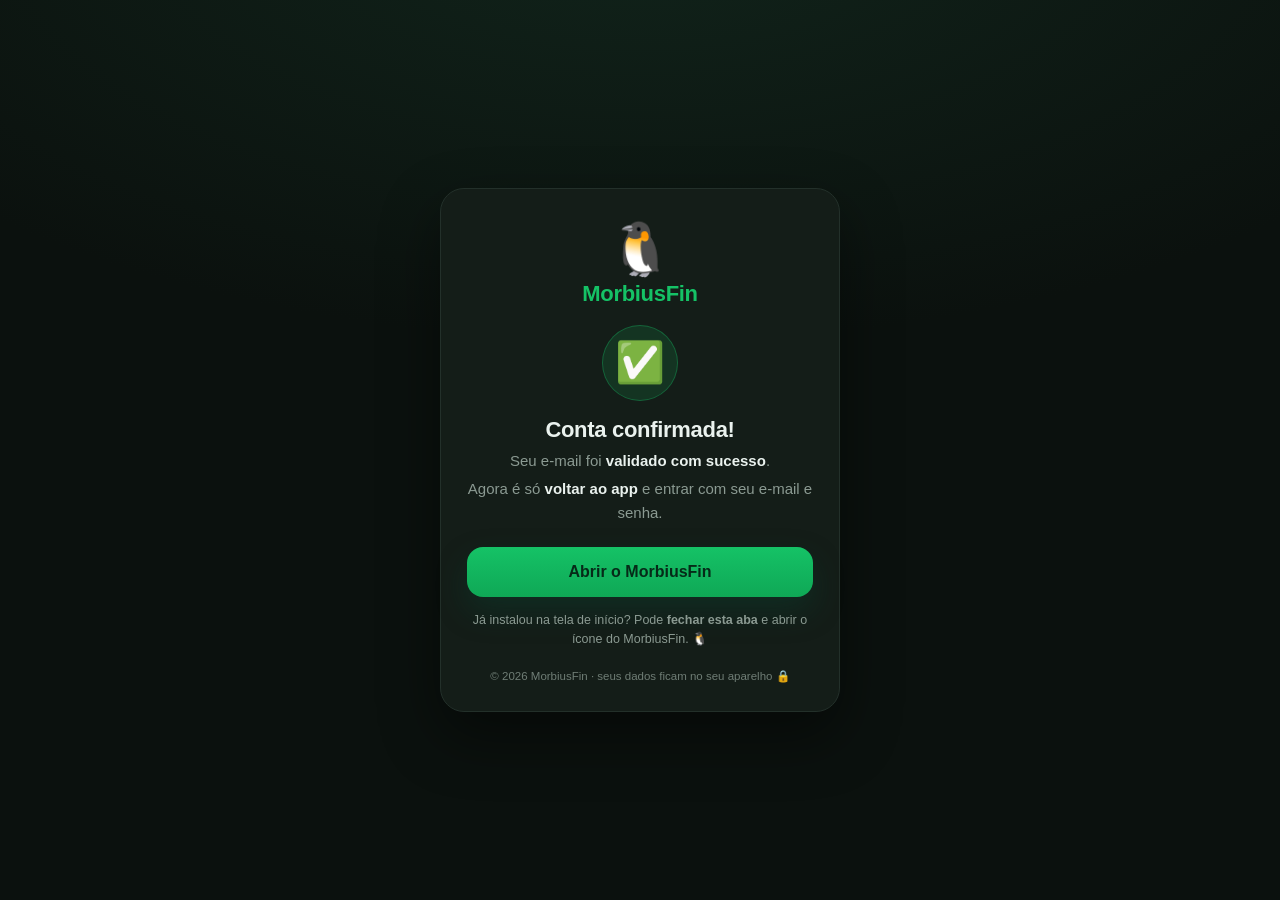
<file: confirmado.html>
<!DOCTYPE html>
<html lang="pt-BR">
<head>
<meta charset="utf-8">
<meta name="viewport" content="width=device-width, initial-scale=1, viewport-fit=cover">
<title>Conta confirmada · MorbiusFin</title>
<link rel="icon" href="icons/icon-192.png">
<style>
  :root { --bg:#0b110e; --card:#141d18; --line:#23302a; --ink:#eaf2ee; --muted:#8b9a92; --green:#15c266; --green2:#0fa856; }
  * { box-sizing: border-box; -webkit-tap-highlight-color: transparent; }
  html, body { margin: 0; height: 100%; }
  body { background: radial-gradient(120% 80% at 50% -10%, #11241b 0%, var(--bg) 60%); color: var(--ink);
    font-family: -apple-system, BlinkMacSystemFont, "Segoe UI", Roboto, Helvetica, Arial, sans-serif;
    display: flex; align-items: center; justify-content: center; padding: 24px; min-height: 100dvh; }
  .card { width: 100%; max-width: 400px; background: var(--card); border: 1px solid var(--line); border-radius: 24px;
    padding: 34px 26px 28px; text-align: center; box-shadow: 0 24px 60px rgba(0,0,0,.45); animation: pop .4s cubic-bezier(.2,.8,.2,1); }
  @keyframes pop { from { opacity: 0; transform: translateY(12px) scale(.97); } to { opacity: 1; transform: none; } }
  .peng { font-size: 52px; line-height: 1; }
  .brand { margin-top: 6px; font-size: 22px; font-weight: 800; color: var(--green); letter-spacing: -.3px; }
  .check { margin: 18px auto 0; width: 76px; height: 76px; border-radius: 50%; background: rgba(21,194,102,.14);
    border: 1px solid rgba(21,194,102,.34); display: flex; align-items: center; justify-content: center; font-size: 40px;
    animation: chk .5s .15s cubic-bezier(.34,1.6,.5,1) both; }
  @keyframes chk { from { transform: scale(0); } to { transform: scale(1); } }
  h1 { font-size: 22px; font-weight: 800; margin: 16px 0 6px; letter-spacing: -.3px; }
  p { font-size: 15px; line-height: 1.6; color: var(--muted); margin: 0 0 4px; }
  p b { color: var(--ink); }
  .btn { display: block; width: 100%; margin-top: 22px; background: linear-gradient(180deg, var(--green) 0%, var(--green2) 100%);
    color: #062a18; font-size: 16px; font-weight: 800; text-decoration: none; padding: 16px; border-radius: 16px;
    box-shadow: 0 14px 30px rgba(11,61,46,.45); }
  .btn:active { transform: scale(.97); }
  .note { font-size: 12.5px; color: var(--muted); margin-top: 14px; line-height: 1.55; }
  .foot { margin-top: 20px; font-size: 11.5px; color: #6f7d75; }
</style>
</head>
<body>
  <div class="card">
    <div class="peng">🐧</div>
    <div class="brand">MorbiusFin</div>
    <div class="check">✅</div>
    <h1>Conta confirmada!</h1>
    <p>Seu e-mail foi <b>validado com sucesso</b>.</p>
    <p>Agora é só <b>voltar ao app</b> e entrar com seu e-mail e senha.</p>
    <a class="btn" href="https://morbiusfin.com.br">Abrir o MorbiusFin</a>
    <div class="note">Já instalou na tela de início? Pode <b>fechar esta aba</b> e abrir o ícone do MorbiusFin. 🐧</div>
    <div class="foot">© 2026 MorbiusFin · seus dados ficam no seu aparelho 🔒</div>
  </div>
</body>
</html>
</file>
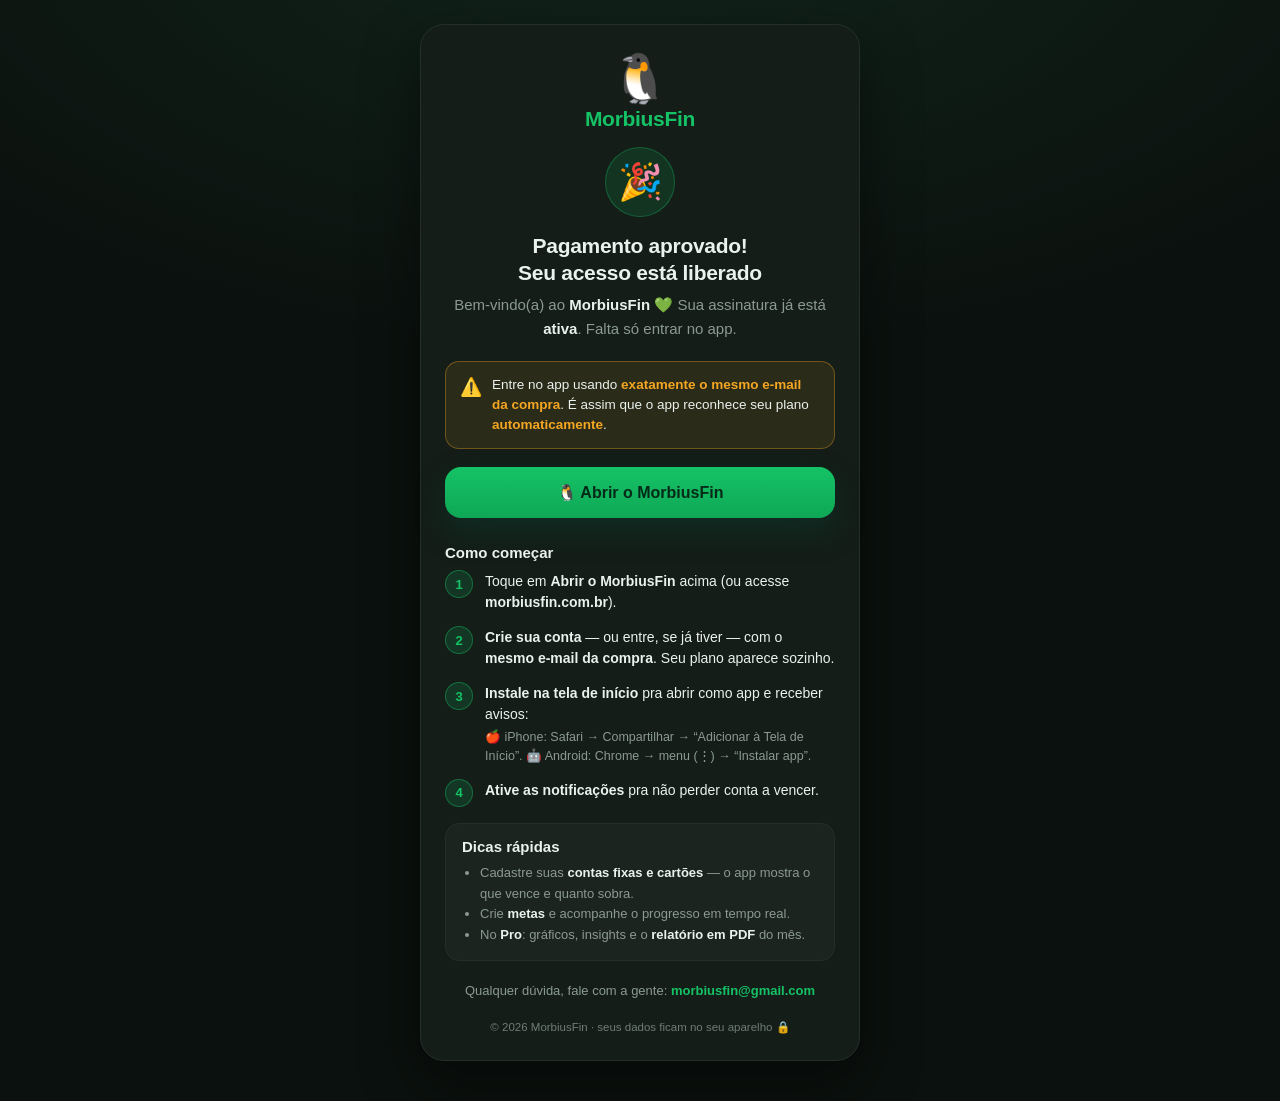
<file: obrigado.html>
<!DOCTYPE html>
<html lang="pt-BR">
<head>
<meta charset="utf-8">
<meta name="viewport" content="width=device-width, initial-scale=1, viewport-fit=cover">
<title>Acesso liberado · MorbiusFin</title>
<link rel="icon" href="icons/icon-192.png">
<style>
  :root { --bg:#0b110e; --card:#141d18; --line:#23302a; --ink:#eaf2ee; --muted:#8b9a92; --green:#15c266; --green2:#0fa856; --amber:#f5a623; }
  * { box-sizing: border-box; -webkit-tap-highlight-color: transparent; }
  html, body { margin: 0; }
  body { background: radial-gradient(120% 70% at 50% -8%, #11241b 0%, var(--bg) 58%); color: var(--ink);
    font-family: -apple-system, BlinkMacSystemFont, "Segoe UI", Roboto, Helvetica, Arial, sans-serif;
    display: flex; align-items: flex-start; justify-content: center; padding: 24px 16px 40px; min-height: 100dvh; }
  .card { width: 100%; max-width: 440px; background: var(--card); border: 1px solid var(--line); border-radius: 24px;
    padding: 30px 24px 26px; box-shadow: 0 24px 60px rgba(0,0,0,.45); animation: pop .45s cubic-bezier(.2,.8,.2,1); }
  @keyframes pop { from { opacity: 0; transform: translateY(14px) scale(.97); } to { opacity: 1; transform: none; } }
  .top { text-align: center; }
  .peng { font-size: 48px; line-height: 1; }
  .brand { margin-top: 4px; font-size: 21px; font-weight: 800; color: var(--green); letter-spacing: -.3px; }
  .check { margin: 16px auto 0; width: 70px; height: 70px; border-radius: 50%; background: rgba(21,194,102,.14);
    border: 1px solid rgba(21,194,102,.34); display: flex; align-items: center; justify-content: center; font-size: 36px;
    animation: chk .5s .15s cubic-bezier(.34,1.6,.5,1) both; }
  @keyframes chk { from { transform: scale(0); } to { transform: scale(1); } }
  h1 { font-size: 21px; font-weight: 800; margin: 15px 0 6px; letter-spacing: -.3px; text-align: center; line-height: 1.3; }
  .lead { font-size: 15px; line-height: 1.6; color: var(--muted); margin: 0; text-align: center; }
  .lead b { color: var(--ink); }
  .warn { display: flex; gap: 10px; margin: 20px 0 4px; padding: 13px 14px; border-radius: 14px;
    background: rgba(245,166,35,.10); border: 1px solid rgba(245,166,35,.34); }
  .warn .ic { font-size: 18px; line-height: 1.4; }
  .warn div { font-size: 13.5px; line-height: 1.5; color: var(--ink); }
  .warn b { color: var(--amber); }
  .btn { display: block; width: 100%; margin-top: 18px; background: linear-gradient(180deg, var(--green) 0%, var(--green2) 100%);
    color: #062a18; font-size: 16px; font-weight: 800; text-decoration: none; text-align: center; padding: 16px; border-radius: 16px;
    box-shadow: 0 14px 30px rgba(11,61,46,.45); }
  .btn:active { transform: scale(.98); }
  .sec-t { font-size: 15px; font-weight: 800; color: var(--ink); margin: 26px 0 10px; }
  ol.steps { margin: 0; padding: 0; list-style: none; counter-reset: s; }
  ol.steps li { position: relative; padding: 0 0 14px 40px; counter-increment: s; font-size: 14px; line-height: 1.5; color: var(--ink); }
  ol.steps li::before { content: counter(s); position: absolute; left: 0; top: -1px; width: 26px; height: 26px; border-radius: 50%;
    background: rgba(21,194,102,.16); border: 1px solid rgba(21,194,102,.4); color: var(--green); font-weight: 800; font-size: 13px;
    display: flex; align-items: center; justify-content: center; }
  ol.steps li:last-child { padding-bottom: 0; }
  ol.steps li b { color: var(--ink); }
  ol.steps li .sub { display: block; color: var(--muted); font-size: 12.5px; margin-top: 3px; }
  .tips { margin-top: 22px; padding: 14px 16px; border-radius: 14px; background: rgba(255,255,255,.03); border: 1px solid var(--line); }
  .tips .sec-t { margin: 0 0 8px; }
  .tips ul { margin: 0; padding-left: 18px; }
  .tips li { font-size: 13px; line-height: 1.6; color: var(--muted); }
  .tips li b { color: var(--ink); }
  .support { margin-top: 20px; text-align: center; font-size: 13px; color: var(--muted); line-height: 1.6; }
  .support a { color: var(--green); font-weight: 700; text-decoration: none; }
  .foot { margin-top: 18px; text-align: center; font-size: 11.5px; color: #6f7d75; }
</style>
</head>
<body>
  <div class="card">
    <div class="top">
      <div class="peng">🐧</div>
      <div class="brand">MorbiusFin</div>
      <div class="check">🎉</div>
      <h1>Pagamento aprovado!<br>Seu acesso está liberado</h1>
      <p class="lead">Bem-vindo(a) ao <b>MorbiusFin</b> 💚 Sua assinatura já está <b>ativa</b>. Falta só entrar no app.</p>
    </div>

    <div class="warn">
      <span class="ic">⚠️</span>
      <div>Entre no app usando <b>exatamente o mesmo e-mail da compra</b>. É assim que o app reconhece seu plano <b>automaticamente</b>.</div>
    </div>

    <a class="btn" href="https://morbiusfin.com.br">🐧 Abrir o MorbiusFin</a>

    <div class="sec-t">Como começar</div>
    <ol class="steps">
      <li>Toque em <b>Abrir o MorbiusFin</b> acima (ou acesse <b>morbiusfin.com.br</b>).</li>
      <li><b>Crie sua conta</b> — ou entre, se já tiver — com o <b>mesmo e-mail da compra</b>. Seu plano aparece sozinho.</li>
      <li><b>Instale na tela de início</b> pra abrir como app e receber avisos:
        <span class="sub">🍎 iPhone: Safari → Compartilhar → “Adicionar à Tela de Início”. 🤖 Android: Chrome → menu (⋮) → “Instalar app”.</span>
      </li>
      <li><b>Ative as notificações</b> pra não perder conta a vencer.</li>
    </ol>

    <div class="tips">
      <div class="sec-t">Dicas rápidas</div>
      <ul>
        <li>Cadastre suas <b>contas fixas e cartões</b> — o app mostra o que vence e quanto sobra.</li>
        <li>Crie <b>metas</b> e acompanhe o progresso em tempo real.</li>
        <li>No <b>Pro</b>: gráficos, insights e o <b>relatório em PDF</b> do mês.</li>
      </ul>
    </div>

    <div class="support">
      Qualquer dúvida, fale com a gente: <a href="mailto:morbiusfin@gmail.com">morbiusfin@gmail.com</a>
    </div>
    <div class="foot">© 2026 MorbiusFin · seus dados ficam no seu aparelho 🔒</div>
  </div>
</body>
</html>
</file>
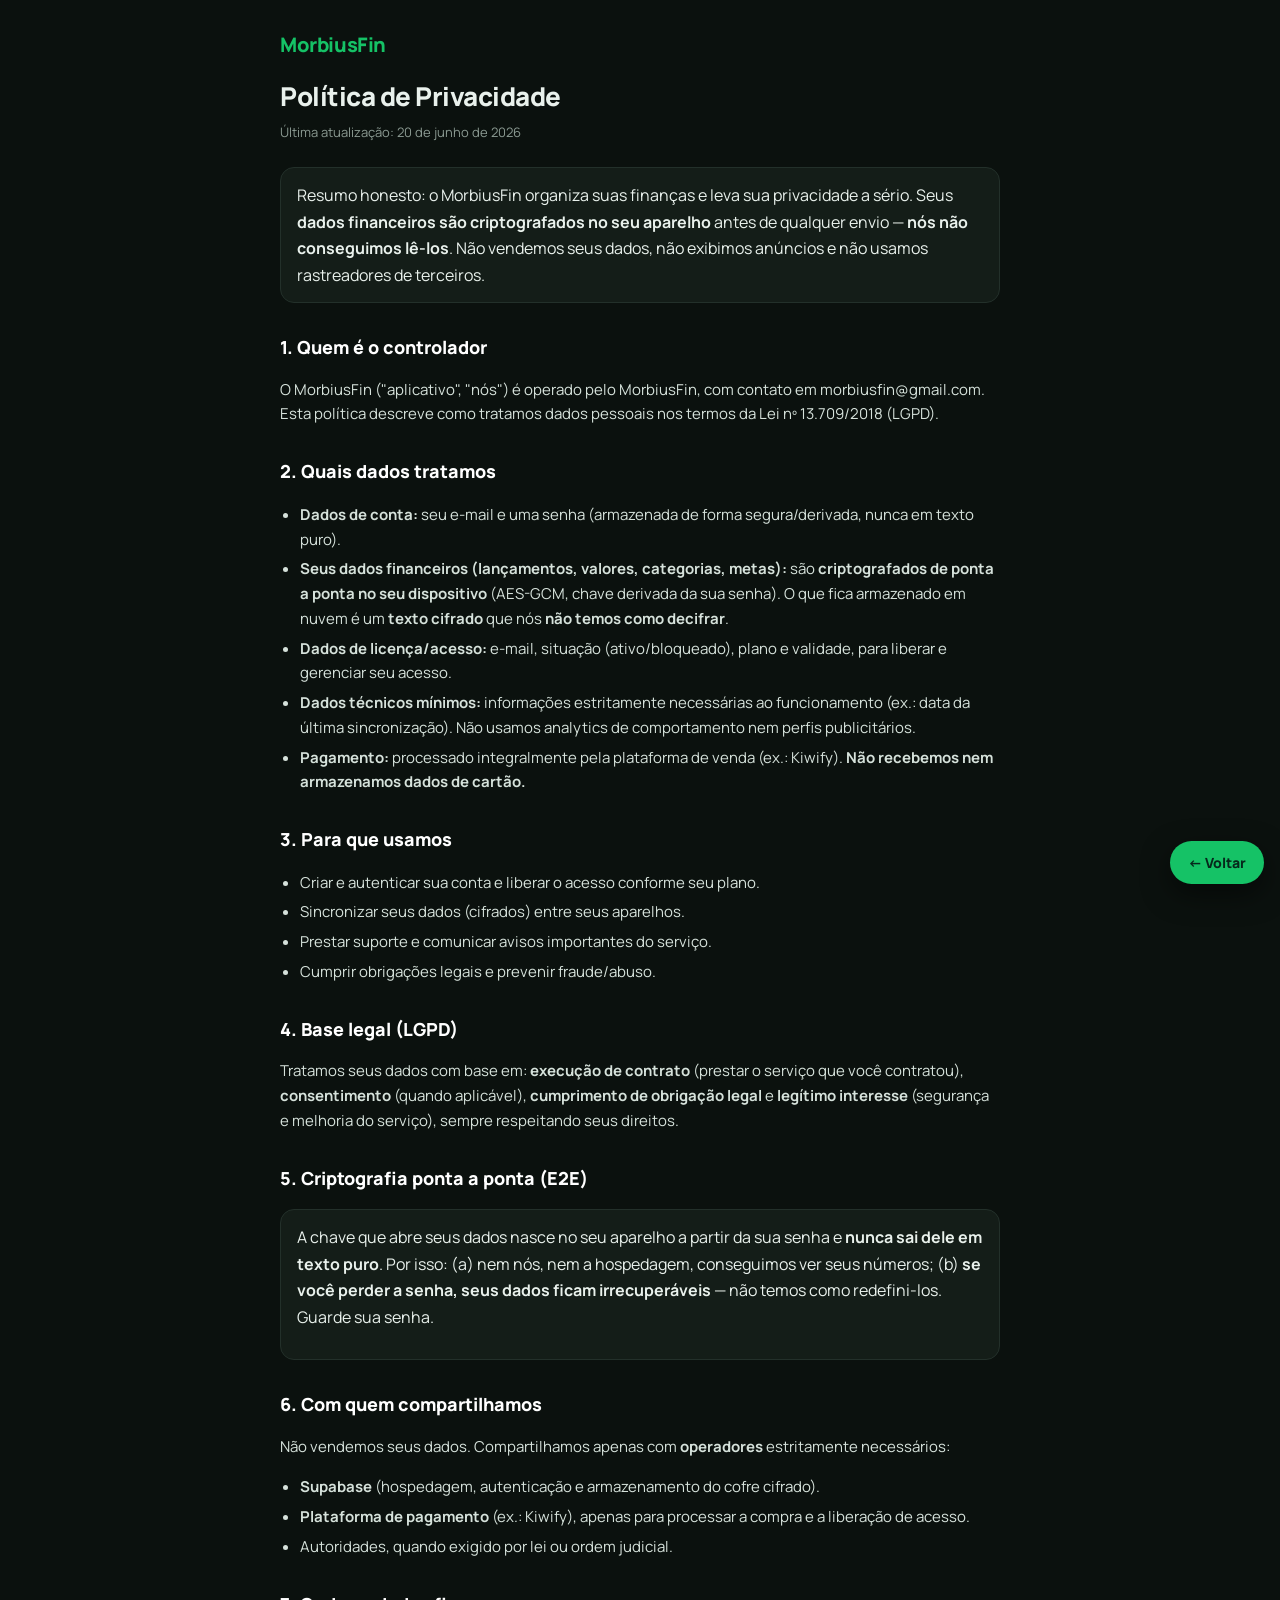
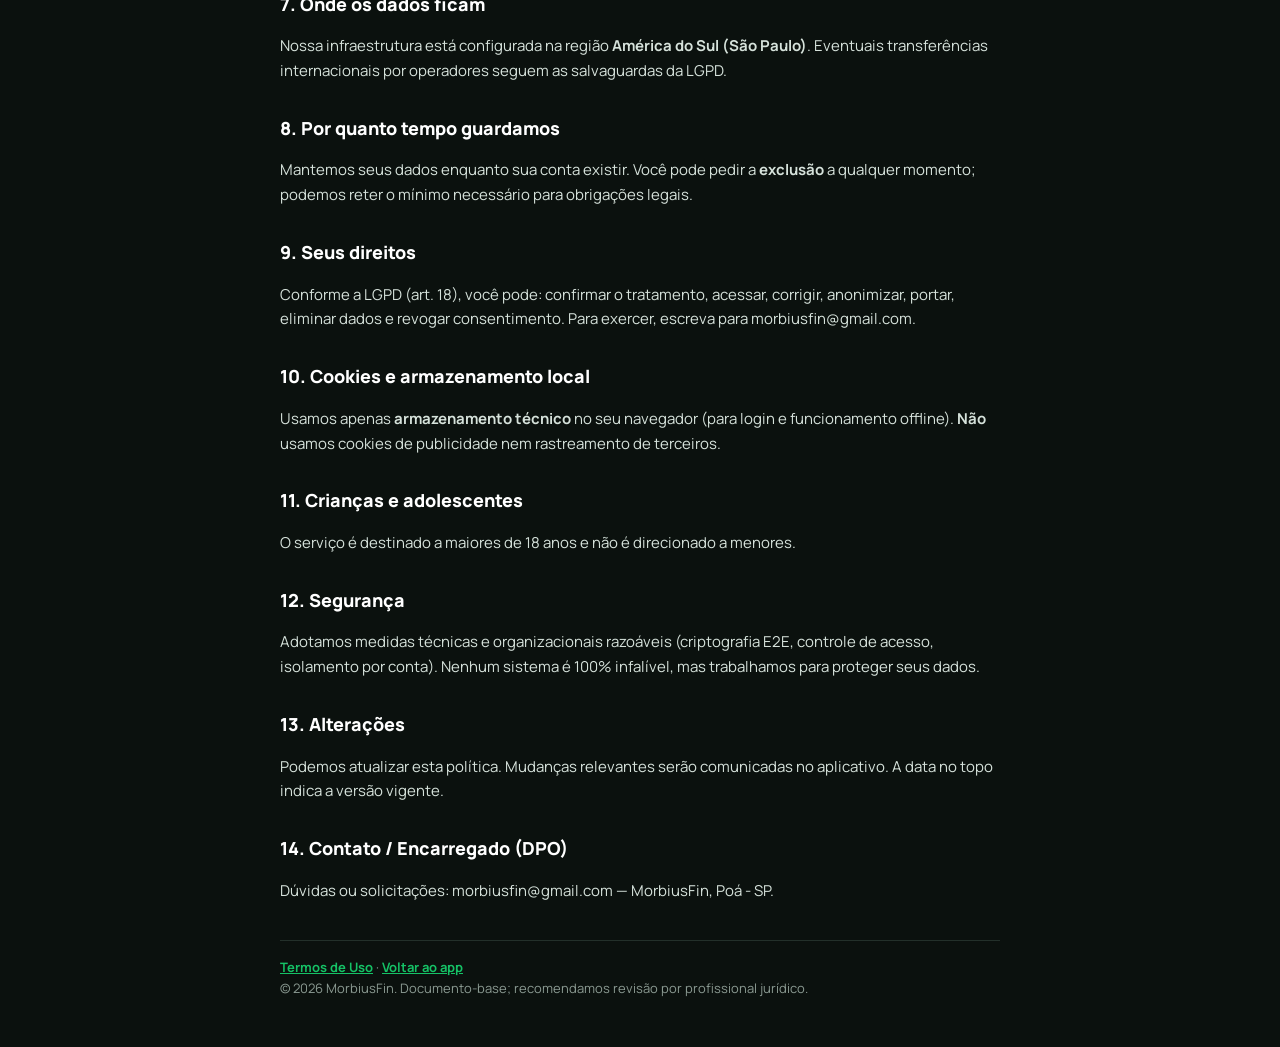
<file: privacidade.html>
<!DOCTYPE html>
<html lang="pt-BR">
<head>
<meta charset="UTF-8" />
<meta name="viewport" content="width=device-width, initial-scale=1.0, viewport-fit=cover" />
<meta name="theme-color" content="#0b3d2e" />
<meta name="robots" content="index,follow" />
<title>Política de Privacidade · MorbiusFin</title>
<link rel="preconnect" href="https://fonts.googleapis.com" />
<link rel="stylesheet" href="https://fonts.googleapis.com/css2?family=Manrope:wght@400;500;600;700;800&display=swap" />
<style>
  :root{ --bg:#0b110e; --card:#141d18; --ink:#e9f1ec; --muted:#8b9a92; --line:#23302a; --accent:#15c266; --font:"Manrope",-apple-system,Segoe UI,Roboto,sans-serif; }
  *{box-sizing:border-box;} html{background:var(--bg);} body{margin:0;background:var(--bg);color:var(--ink);font-family:var(--font);line-height:1.65;overscroll-behavior:none;}
  .wrap{max-width:760px;margin:0 auto;padding:calc(28px + env(safe-area-inset-top)) 20px calc(48px + env(safe-area-inset-bottom));}
  .brand{color:var(--accent);font-weight:800;font-size:20px;letter-spacing:-.4px;}
  h1{font-size:26px;font-weight:800;letter-spacing:-.5px;margin:14px 0 4px;}
  .upd{color:var(--muted);font-size:13px;margin-bottom:24px;}
  h2{font-size:18px;font-weight:800;margin:30px 0 8px;color:#fff;}
  p,li{font-size:15px;color:#d6e2db;}
  a{color:var(--accent);}
  ul{padding-left:20px;} li{margin:5px 0;}
  .box{background:var(--card);border:1px solid var(--line);border-radius:14px;padding:14px 16px;margin:16px 0;}
  .ph{background:rgba(245,166,35,.16);color:#f5a623;border-radius:5px;padding:0 5px;font-weight:700;}
  .foot{margin-top:36px;border-top:1px solid var(--line);padding-top:16px;color:var(--muted);font-size:13px;}
  .foot a{font-weight:700;}
  .voltar-btn{position:fixed;right:16px;bottom:calc(16px + env(safe-area-inset-bottom));z-index:50;background:var(--accent);color:#06281c;border:0;font-family:var(--font);font-weight:800;font-size:14px;padding:12px 18px;border-radius:999px;box-shadow:0 10px 28px rgba(0,0,0,.5);cursor:pointer;display:inline-flex;align-items:center;gap:6px;transition:transform .15s ease,box-shadow .15s ease;}
  .voltar-btn:hover{transform:translateY(-2px);box-shadow:0 14px 34px rgba(21,194,102,.4);}
  .voltar-btn:active{transform:scale(.94);}
</style>
</head>
<body>
<div class="wrap">
  <div class="brand">MorbiusFin</div>
  <h1>Política de Privacidade</h1>
  <div class="upd">Última atualização: 20 de junho de 2026</div>

  <div class="box">Resumo honesto: o MorbiusFin organiza suas finanças e leva sua privacidade a sério. Seus <b>dados financeiros são criptografados no seu aparelho</b> antes de qualquer envio — <b>nós não conseguimos lê-los</b>. Não vendemos seus dados, não exibimos anúncios e não usamos rastreadores de terceiros.</div>

  <h2>1. Quem é o controlador</h2>
  <p>O MorbiusFin ("aplicativo", "nós") é operado pelo MorbiusFin, com contato em morbiusfin@gmail.com. Esta política descreve como tratamos dados pessoais nos termos da Lei nº 13.709/2018 (LGPD).</p>

  <h2>2. Quais dados tratamos</h2>
  <ul>
    <li><b>Dados de conta:</b> seu e-mail e uma senha (armazenada de forma segura/derivada, nunca em texto puro).</li>
    <li><b>Seus dados financeiros (lançamentos, valores, categorias, metas):</b> são <b>criptografados de ponta a ponta no seu dispositivo</b> (AES-GCM, chave derivada da sua senha). O que fica armazenado em nuvem é um <b>texto cifrado</b> que nós <b>não temos como decifrar</b>.</li>
    <li><b>Dados de licença/acesso:</b> e-mail, situação (ativo/bloqueado), plano e validade, para liberar e gerenciar seu acesso.</li>
    <li><b>Dados técnicos mínimos:</b> informações estritamente necessárias ao funcionamento (ex.: data da última sincronização). Não usamos analytics de comportamento nem perfis publicitários.</li>
    <li><b>Pagamento:</b> processado integralmente pela plataforma de venda (ex.: Kiwify). <b>Não recebemos nem armazenamos dados de cartão.</b></li>
  </ul>

  <h2>3. Para que usamos</h2>
  <ul>
    <li>Criar e autenticar sua conta e liberar o acesso conforme seu plano.</li>
    <li>Sincronizar seus dados (cifrados) entre seus aparelhos.</li>
    <li>Prestar suporte e comunicar avisos importantes do serviço.</li>
    <li>Cumprir obrigações legais e prevenir fraude/abuso.</li>
  </ul>

  <h2>4. Base legal (LGPD)</h2>
  <p>Tratamos seus dados com base em: <b>execução de contrato</b> (prestar o serviço que você contratou), <b>consentimento</b> (quando aplicável), <b>cumprimento de obrigação legal</b> e <b>legítimo interesse</b> (segurança e melhoria do serviço), sempre respeitando seus direitos.</p>

  <h2>5. Criptografia ponta a ponta (E2E)</h2>
  <div class="box">A chave que abre seus dados nasce no seu aparelho a partir da sua senha e <b>nunca sai dele em texto puro</b>. Por isso: (a) nem nós, nem a hospedagem, conseguimos ver seus números; (b) <b>se você perder a senha, seus dados ficam irrecuperáveis</b> — não temos como redefini-los. Guarde sua senha.</p></div>

  <h2>6. Com quem compartilhamos</h2>
  <p>Não vendemos seus dados. Compartilhamos apenas com <b>operadores</b> estritamente necessários:</p>
  <ul>
    <li><b>Supabase</b> (hospedagem, autenticação e armazenamento do cofre cifrado).</li>
    <li><b>Plataforma de pagamento</b> (ex.: Kiwify), apenas para processar a compra e a liberação de acesso.</li>
    <li>Autoridades, quando exigido por lei ou ordem judicial.</li>
  </ul>

  <h2>7. Onde os dados ficam</h2>
  <p>Nossa infraestrutura está configurada na região <b>América do Sul (São Paulo)</b>. Eventuais transferências internacionais por operadores seguem as salvaguardas da LGPD.</p>

  <h2>8. Por quanto tempo guardamos</h2>
  <p>Mantemos seus dados enquanto sua conta existir. Você pode pedir a <b>exclusão</b> a qualquer momento; podemos reter o mínimo necessário para obrigações legais.</p>

  <h2>9. Seus direitos</h2>
  <p>Conforme a LGPD (art. 18), você pode: confirmar o tratamento, acessar, corrigir, anonimizar, portar, eliminar dados e revogar consentimento. Para exercer, escreva para morbiusfin@gmail.com.</p>

  <h2>10. Cookies e armazenamento local</h2>
  <p>Usamos apenas <b>armazenamento técnico</b> no seu navegador (para login e funcionamento offline). <b>Não</b> usamos cookies de publicidade nem rastreamento de terceiros.</p>

  <h2>11. Crianças e adolescentes</h2>
  <p>O serviço é destinado a maiores de 18 anos e não é direcionado a menores.</p>

  <h2>12. Segurança</h2>
  <p>Adotamos medidas técnicas e organizacionais razoáveis (criptografia E2E, controle de acesso, isolamento por conta). Nenhum sistema é 100% infalível, mas trabalhamos para proteger seus dados.</p>

  <h2>13. Alterações</h2>
  <p>Podemos atualizar esta política. Mudanças relevantes serão comunicadas no aplicativo. A data no topo indica a versão vigente.</p>

  <h2>14. Contato / Encarregado (DPO)</h2>
  <p>Dúvidas ou solicitações: morbiusfin@gmail.com — MorbiusFin, Poá - SP.</p>

  <div class="foot">
    <a href="termos.html">Termos de Uso</a> · <a href="./">Voltar ao app</a><br>
    © 2026 MorbiusFin. Documento-base; recomendamos revisão por profissional jurídico.
  </div>
</div>
  <button type="button" class="voltar-btn" onclick="if(history.length>1){history.back()}else{location.href='./'}">← Voltar</button>
</body>
</html>
</file>
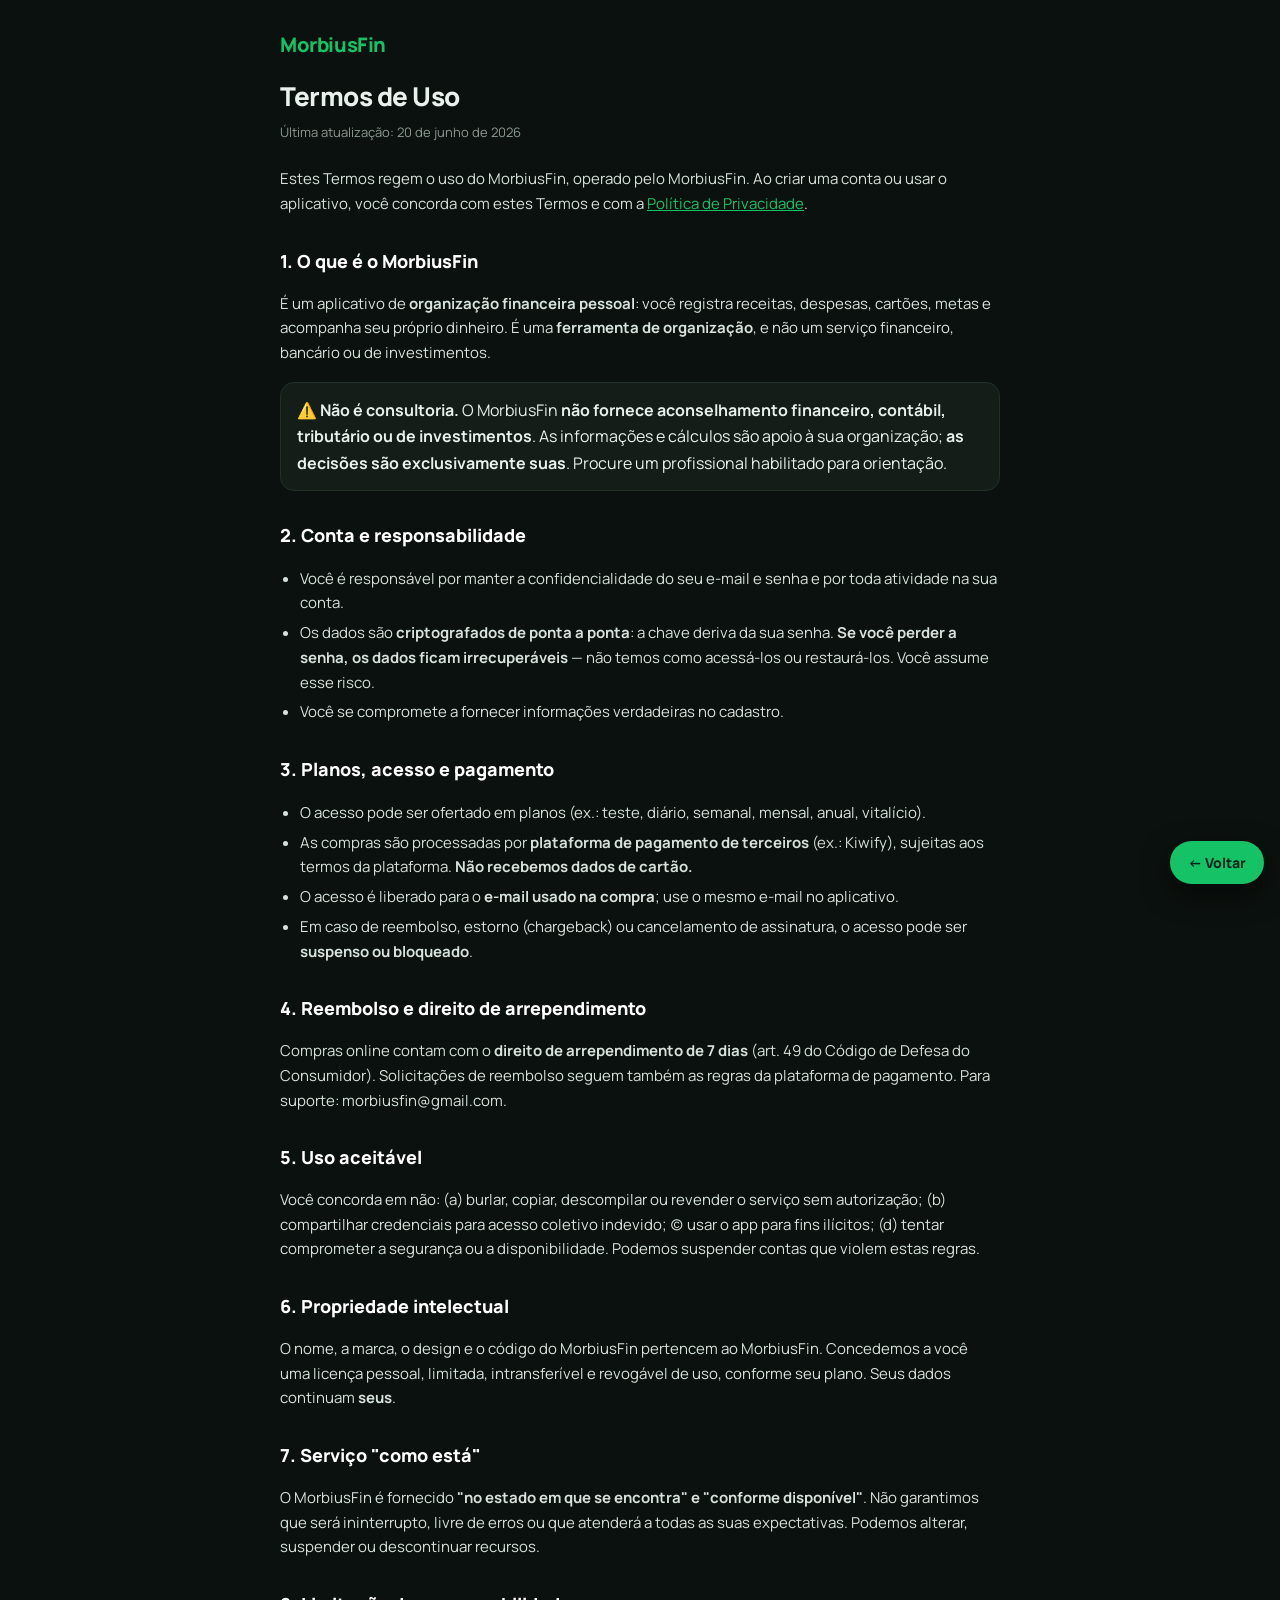
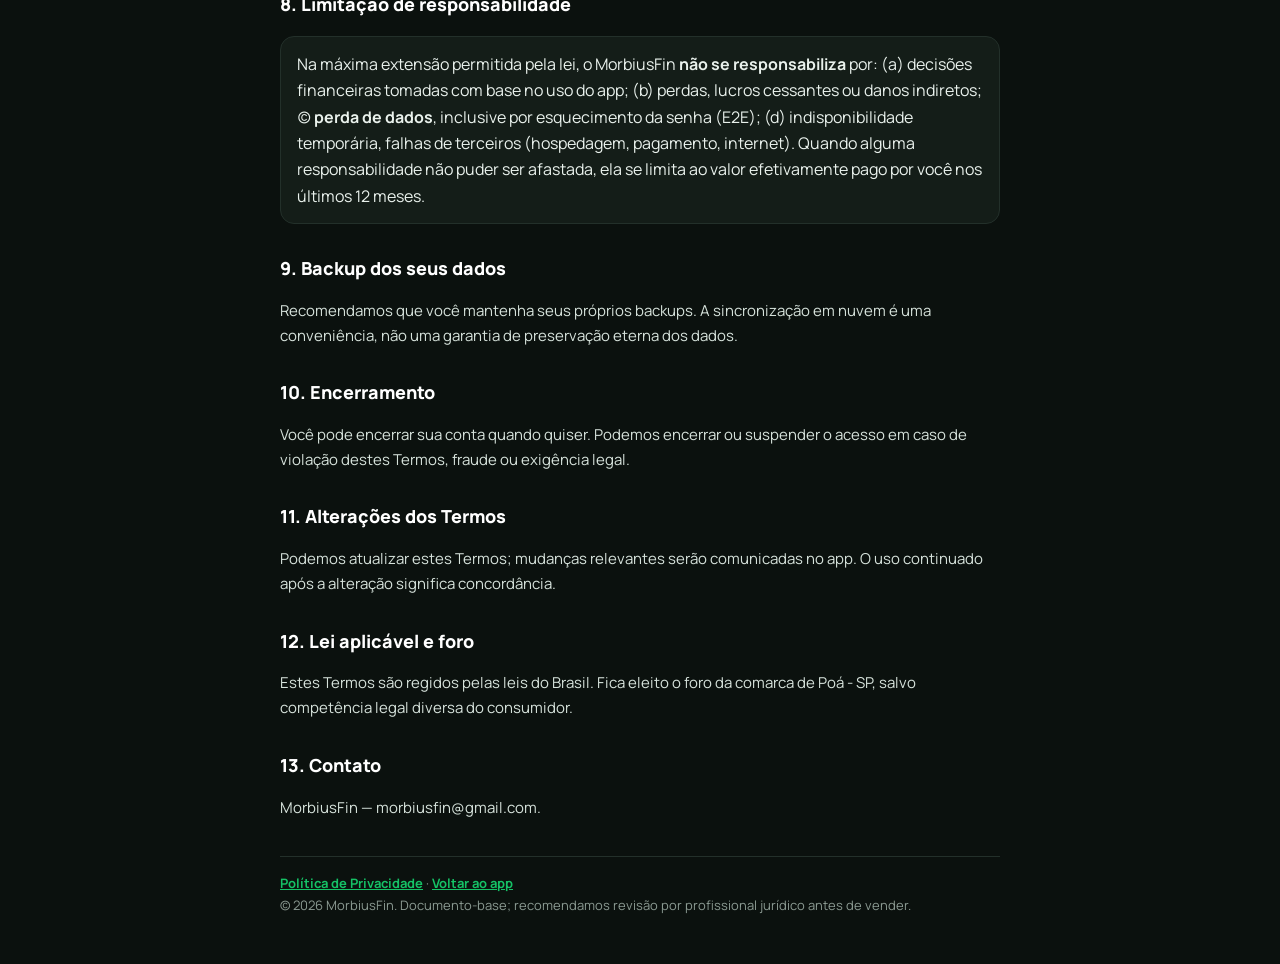
<file: termos.html>
<!DOCTYPE html>
<html lang="pt-BR">
<head>
<meta charset="UTF-8" />
<meta name="viewport" content="width=device-width, initial-scale=1.0, viewport-fit=cover" />
<meta name="theme-color" content="#0b3d2e" />
<meta name="robots" content="index,follow" />
<title>Termos de Uso · MorbiusFin</title>
<link rel="preconnect" href="https://fonts.googleapis.com" />
<link rel="stylesheet" href="https://fonts.googleapis.com/css2?family=Manrope:wght@400;500;600;700;800&display=swap" />
<style>
  :root{ --bg:#0b110e; --card:#141d18; --ink:#e9f1ec; --muted:#8b9a92; --line:#23302a; --accent:#15c266; --font:"Manrope",-apple-system,Segoe UI,Roboto,sans-serif; }
  *{box-sizing:border-box;} html{background:var(--bg);} body{margin:0;background:var(--bg);color:var(--ink);font-family:var(--font);line-height:1.65;overscroll-behavior:none;}
  .wrap{max-width:760px;margin:0 auto;padding:calc(28px + env(safe-area-inset-top)) 20px calc(48px + env(safe-area-inset-bottom));}
  .brand{color:var(--accent);font-weight:800;font-size:20px;letter-spacing:-.4px;}
  h1{font-size:26px;font-weight:800;letter-spacing:-.5px;margin:14px 0 4px;}
  .upd{color:var(--muted);font-size:13px;margin-bottom:24px;}
  h2{font-size:18px;font-weight:800;margin:30px 0 8px;color:#fff;}
  p,li{font-size:15px;color:#d6e2db;}
  a{color:var(--accent);}
  ul{padding-left:20px;} li{margin:5px 0;}
  .box{background:var(--card);border:1px solid var(--line);border-radius:14px;padding:14px 16px;margin:16px 0;}
  .ph{background:rgba(245,166,35,.16);color:#f5a623;border-radius:5px;padding:0 5px;font-weight:700;}
  .foot{margin-top:36px;border-top:1px solid var(--line);padding-top:16px;color:var(--muted);font-size:13px;}
  .foot a{font-weight:700;}
  .voltar-btn{position:fixed;right:16px;bottom:calc(16px + env(safe-area-inset-bottom));z-index:50;background:var(--accent);color:#06281c;border:0;font-family:var(--font);font-weight:800;font-size:14px;padding:12px 18px;border-radius:999px;box-shadow:0 10px 28px rgba(0,0,0,.5);cursor:pointer;display:inline-flex;align-items:center;gap:6px;transition:transform .15s ease,box-shadow .15s ease;}
  .voltar-btn:hover{transform:translateY(-2px);box-shadow:0 14px 34px rgba(21,194,102,.4);}
  .voltar-btn:active{transform:scale(.94);}
</style>
</head>
<body>
<div class="wrap">
  <div class="brand">MorbiusFin</div>
  <h1>Termos de Uso</h1>
  <div class="upd">Última atualização: 20 de junho de 2026</div>

  <p>Estes Termos regem o uso do MorbiusFin, operado pelo MorbiusFin. Ao criar uma conta ou usar o aplicativo, você concorda com estes Termos e com a <a href="privacidade.html">Política de Privacidade</a>.</p>

  <h2>1. O que é o MorbiusFin</h2>
  <p>É um aplicativo de <b>organização financeira pessoal</b>: você registra receitas, despesas, cartões, metas e acompanha seu próprio dinheiro. É uma <b>ferramenta de organização</b>, e não um serviço financeiro, bancário ou de investimentos.</p>

  <div class="box">⚠️ <b>Não é consultoria.</b> O MorbiusFin <b>não fornece aconselhamento financeiro, contábil, tributário ou de investimentos</b>. As informações e cálculos são apoio à sua organização; <b>as decisões são exclusivamente suas</b>. Procure um profissional habilitado para orientação.</div>

  <h2>2. Conta e responsabilidade</h2>
  <ul>
    <li>Você é responsável por manter a confidencialidade do seu e-mail e senha e por toda atividade na sua conta.</li>
    <li>Os dados são <b>criptografados de ponta a ponta</b>: a chave deriva da sua senha. <b>Se você perder a senha, os dados ficam irrecuperáveis</b> — não temos como acessá-los ou restaurá-los. Você assume esse risco.</li>
    <li>Você se compromete a fornecer informações verdadeiras no cadastro.</li>
  </ul>

  <h2>3. Planos, acesso e pagamento</h2>
  <ul>
    <li>O acesso pode ser ofertado em planos (ex.: teste, diário, semanal, mensal, anual, vitalício).</li>
    <li>As compras são processadas por <b>plataforma de pagamento de terceiros</b> (ex.: Kiwify), sujeitas aos termos da plataforma. <b>Não recebemos dados de cartão.</b></li>
    <li>O acesso é liberado para o <b>e-mail usado na compra</b>; use o mesmo e-mail no aplicativo.</li>
    <li>Em caso de reembolso, estorno (chargeback) ou cancelamento de assinatura, o acesso pode ser <b>suspenso ou bloqueado</b>.</li>
  </ul>

  <h2>4. Reembolso e direito de arrependimento</h2>
  <p>Compras online contam com o <b>direito de arrependimento de 7 dias</b> (art. 49 do Código de Defesa do Consumidor). Solicitações de reembolso seguem também as regras da plataforma de pagamento. Para suporte: morbiusfin@gmail.com.</p>

  <h2>5. Uso aceitável</h2>
  <p>Você concorda em não: (a) burlar, copiar, descompilar ou revender o serviço sem autorização; (b) compartilhar credenciais para acesso coletivo indevido; (c) usar o app para fins ilícitos; (d) tentar comprometer a segurança ou a disponibilidade. Podemos suspender contas que violem estas regras.</p>

  <h2>6. Propriedade intelectual</h2>
  <p>O nome, a marca, o design e o código do MorbiusFin pertencem ao MorbiusFin. Concedemos a você uma licença pessoal, limitada, intransferível e revogável de uso, conforme seu plano. Seus dados continuam <b>seus</b>.</p>

  <h2>7. Serviço "como está"</h2>
  <p>O MorbiusFin é fornecido <b>"no estado em que se encontra" e "conforme disponível"</b>. Não garantimos que será ininterrupto, livre de erros ou que atenderá a todas as suas expectativas. Podemos alterar, suspender ou descontinuar recursos.</p>

  <h2>8. Limitação de responsabilidade</h2>
  <div class="box">Na máxima extensão permitida pela lei, o MorbiusFin <b>não se responsabiliza</b> por: (a) decisões financeiras tomadas com base no uso do app; (b) perdas, lucros cessantes ou danos indiretos; (c) <b>perda de dados</b>, inclusive por esquecimento da senha (E2E); (d) indisponibilidade temporária, falhas de terceiros (hospedagem, pagamento, internet). Quando alguma responsabilidade não puder ser afastada, ela se limita ao valor efetivamente pago por você nos últimos 12 meses.</div>

  <h2>9. Backup dos seus dados</h2>
  <p>Recomendamos que você mantenha seus próprios backups. A sincronização em nuvem é uma conveniência, não uma garantia de preservação eterna dos dados.</p>

  <h2>10. Encerramento</h2>
  <p>Você pode encerrar sua conta quando quiser. Podemos encerrar ou suspender o acesso em caso de violação destes Termos, fraude ou exigência legal.</p>

  <h2>11. Alterações dos Termos</h2>
  <p>Podemos atualizar estes Termos; mudanças relevantes serão comunicadas no app. O uso continuado após a alteração significa concordância.</p>

  <h2>12. Lei aplicável e foro</h2>
  <p>Estes Termos são regidos pelas leis do Brasil. Fica eleito o foro da comarca de Poá - SP, salvo competência legal diversa do consumidor.</p>

  <h2>13. Contato</h2>
  <p>MorbiusFin — morbiusfin@gmail.com.</p>

  <div class="foot">
    <a href="privacidade.html">Política de Privacidade</a> · <a href="./">Voltar ao app</a><br>
    © 2026 MorbiusFin. Documento-base; recomendamos revisão por profissional jurídico antes de vender.
  </div>
</div>
  <button type="button" class="voltar-btn" onclick="if(history.length>1){history.back()}else{location.href='./'}">← Voltar</button>
</body>
</html>
</file>
